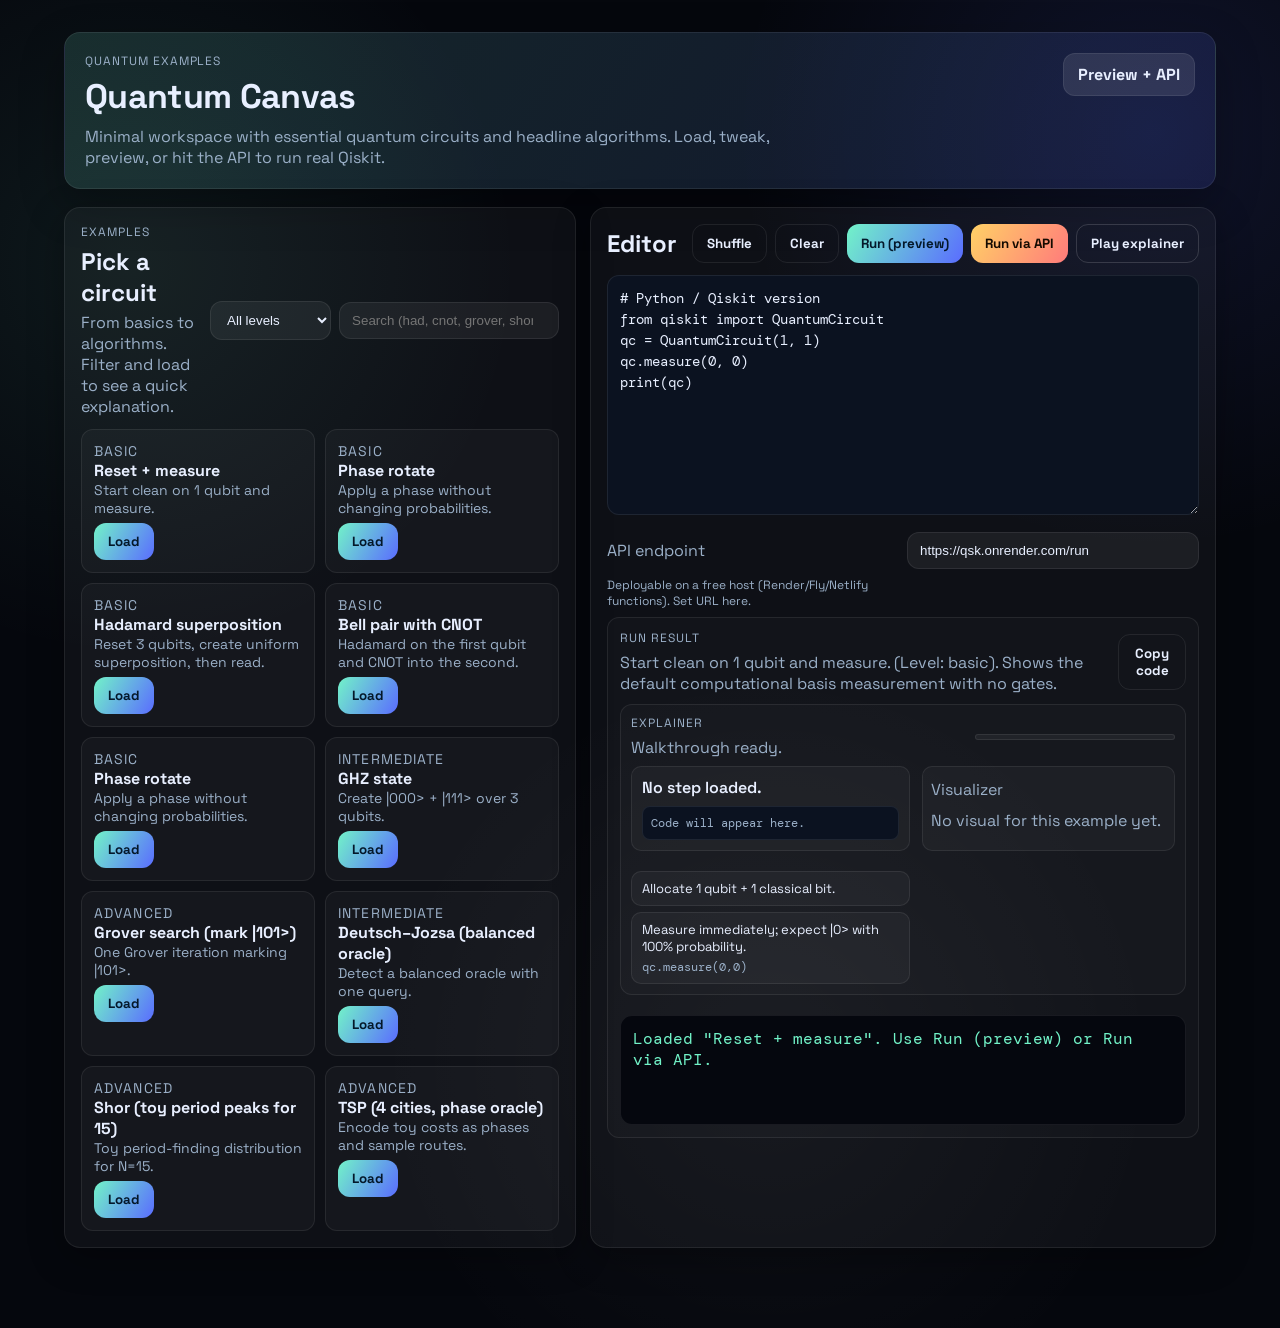
<file: index.html>
<!doctype html>
<html lang="en">
<head>
  <meta charset="UTF-8" />
  <meta name="viewport" content="width=device-width, initial-scale=1.0" />
  <title>Quantum Canvas</title>
  <link rel="preconnect" href="https://fonts.googleapis.com" />
  <link rel="preconnect" href="https://fonts.gstatic.com" crossorigin />
  <link href="https://fonts.googleapis.com/css2?family=Space+Grotesk:wght@400;500;600;700&family=DM+Mono:wght@400;500&display=swap" rel="stylesheet" />
  <link rel="stylesheet" href="styles.css" />
</head>
<body>
  <div class="page">
    <header class="top">
      <div>
        <p class="eyebrow">Quantum examples</p>
        <h1>Quantum Canvas</h1>
        <p class="lede">Minimal workspace with essential quantum circuits and headline algorithms. Load, tweak, preview, or hit the API to run real Qiskit.</p>
      </div>
      <div class="pill">Preview + API</div>
    </header>

    <main class="layout">
      <section class="library">
        <div class="lib-header">
          <div>
            <p class="eyebrow">Examples</p>
            <h2>Pick a circuit</h2>
            <p class="muted">From basics to algorithms. Filter and load to see a quick explanation.</p>
          </div>
          <div class="filters">
            <select id="levelFilter" aria-label="Filter by difficulty">
              <option value="all">All levels</option>
              <option value="basic">Basics</option>
              <option value="intermediate">Intermediate</option>
              <option value="advanced">Advanced</option>
            </select>
            <input id="search" type="search" placeholder="Search (had, cnot, grover, shor, tsp)" aria-label="Search examples" />
          </div>
        </div>
        <div id="exampleList" class="cards"></div>
      </section>

      <section class="work">
        <div class="work-header">
          <h2>Editor</h2>
          <div class="actions">
            <button id="random" class="ghost">Shuffle</button>
            <button id="clear" class="ghost">Clear</button>
            <button id="run">Run (preview)</button>
            <button id="runApi" class="accent">Run via API</button>
            <button id="explain" class="ghost">Play explainer</button>
          </div>
        </div>
        <textarea id="editor" spellcheck="false"></textarea>
        <div class="api-row">
          <label for="apiUrl">API endpoint</label>
          <input id="apiUrl" type="url" placeholder="http://localhost:8000/run" />
          <span class="hint">Deployable on a free host (Render/Fly/Netlify functions). Set URL here.</span>
        </div>
        <div class="panel output">
          <div class="output-header">
            <div>
              <p class="eyebrow">Run result</p>
              <p id="summary" class="muted">Load an example to see details.</p>
            </div>
            <button id="copy" class="ghost">Copy code</button>
          </div>
          <div class="explainer" id="explainer">
            <div class="explainer__header">
              <div>
                <p class="eyebrow">Explainer</p>
                <p class="muted" id="explainerStatus">Select a circuit to see the walkthrough.</p>
              </div>
              <div class="explainer__progress">
                <div id="explainerProgress"></div>
              </div>
            </div>
            <div class="explainer__body">
              <div class="explain-current">
                <div class="explain-text" id="explainText">No step loaded.</div>
                <pre class="explain-code" id="explainCode">Code will appear here.</pre>
              </div>
              <div class="visual" id="visual">
                <p class="muted">Visualizer</p>
                <div class="visual-grid" id="visualGrid"></div>
              </div>
              <ul class="explain-list" id="explainList"></ul>
            </div>
          </div>
          <div class="viz" id="viz"></div>
          <pre id="console" class="console">Ready.</pre>
        </div>
      </section>
    </main>
  </div>

  <script src="app.js"></script>
</body>
</html>
</file>
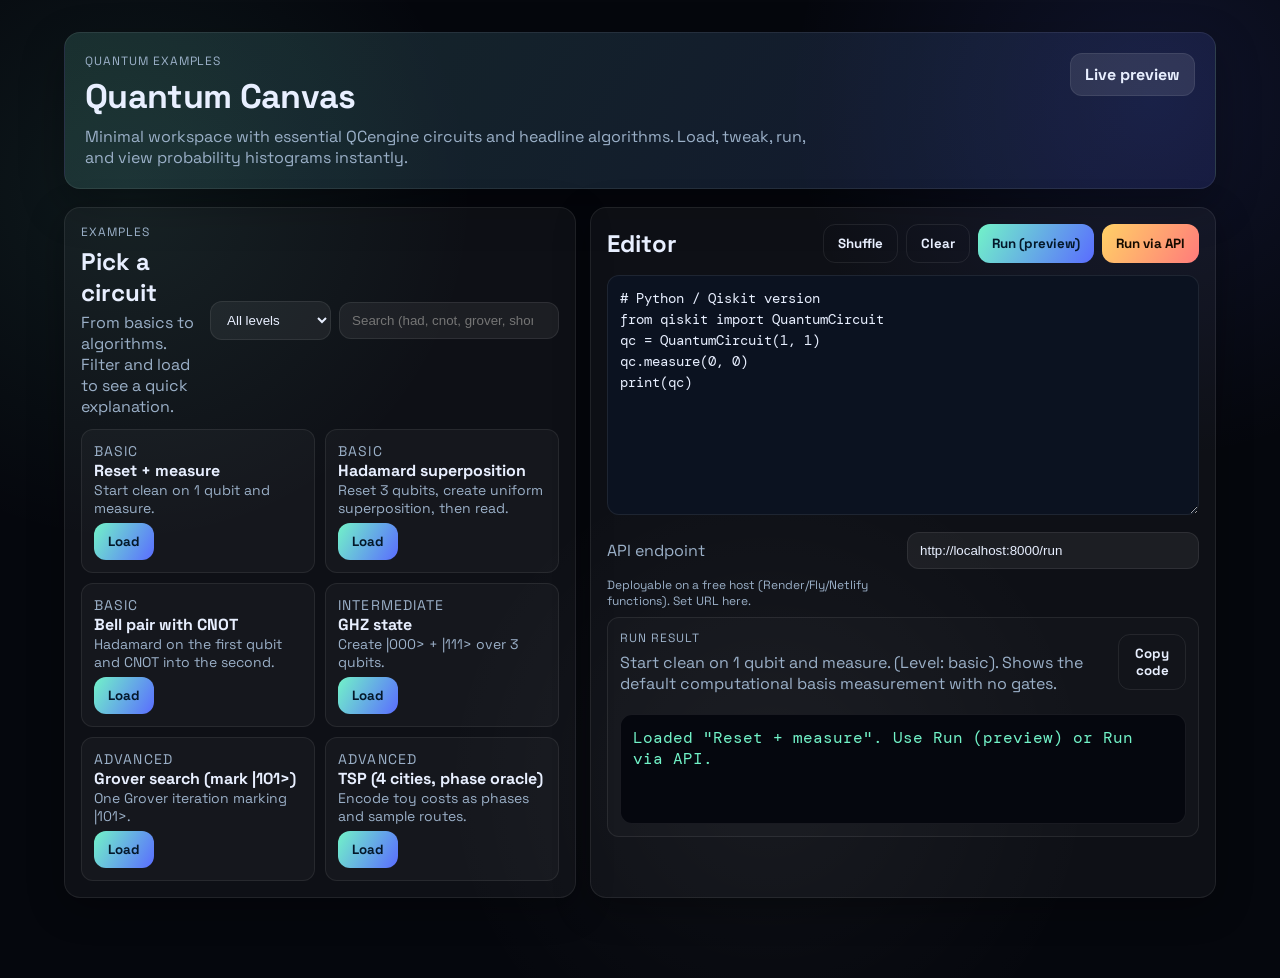
<file: quantum_web/index.html>
<!doctype html>
<html lang="en">
<head>
  <meta charset="UTF-8" />
  <meta name="viewport" content="width=device-width, initial-scale=1.0" />
  <title>Quantum Canvas</title>
  <link rel="preconnect" href="https://fonts.googleapis.com" />
  <link rel="preconnect" href="https://fonts.gstatic.com" crossorigin />
  <link href="https://fonts.googleapis.com/css2?family=Space+Grotesk:wght@400;500;600;700&family=DM+Mono:wght@400;500&display=swap" rel="stylesheet" />
  <link rel="stylesheet" href="styles.css" />
</head>
<body>
  <div class="page">
    <header class="top">
      <div>
        <p class="eyebrow">Quantum examples</p>
        <h1>Quantum Canvas</h1>
        <p class="lede">Minimal workspace with essential QCengine circuits and headline algorithms. Load, tweak, run, and view probability histograms instantly.</p>
      </div>
      <div class="pill">Live preview</div>
    </header>

    <main class="layout">
      <section class="library">
        <div class="lib-header">
          <div>
            <p class="eyebrow">Examples</p>
            <h2>Pick a circuit</h2>
            <p class="muted">From basics to algorithms. Filter and load to see a quick explanation.</p>
          </div>
          <div class="filters">
            <select id="levelFilter" aria-label="Filter by difficulty">
              <option value="all">All levels</option>
              <option value="basic">Basics</option>
              <option value="intermediate">Intermediate</option>
              <option value="advanced">Advanced</option>
            </select>
            <input id="search" type="search" placeholder="Search (had, cnot, grover, shor, tsp)" aria-label="Search examples" />
          </div>
        </div>
        <div id="exampleList" class="cards"></div>
      </section>

      <section class="work">
        <div class="work-header">
          <h2>Editor</h2>
          <div class="actions">
            <button id="random" class="ghost">Shuffle</button>
            <button id="clear" class="ghost">Clear</button>
            <button id="run">Run (preview)</button>
            <button id="runApi" class="accent">Run via API</button>
          </div>
        </div>
        <textarea id="editor" spellcheck="false"></textarea>
        <div class="api-row">
          <label for="apiUrl">API endpoint</label>
          <input id="apiUrl" type="url" placeholder="http://localhost:8000/run" />
          <span class="hint">Deployable on a free host (Render/Fly/Netlify functions). Set URL here.</span>
        </div>
        <div class="panel output">
          <div class="output-header">
            <div>
              <p class="eyebrow">Run result</p>
              <p id="summary" class="muted">Load an example to see details.</p>
            </div>
            <button id="copy" class="ghost">Copy code</button>
          </div>
          <div class="viz" id="viz"></div>
          <pre id="console" class="console">Ready.</pre>
        </div>
      </section>
    </main>
  </div>

  <script src="app.js"></script>
</body>
</html>
</file>
<file: styles.css>
:root {
  --bg: #05070d;
  --panel: rgba(255, 255, 255, 0.04);
  --border: rgba(255, 255, 255, 0.08);
  --text: #e8efff;
  --muted: #9bb0c8;
  --accent: #72f3c8;
  --accent-2: #5a6cff;
  --mono: 'DM Mono', ui-monospace, SFMono-Regular, Menlo, Consolas, monospace;
  --sans: 'Space Grotesk', 'Inter', system-ui, -apple-system, BlinkMacSystemFont, 'Segoe UI', sans-serif;
}

* { box-sizing: border-box; }
body {
  margin: 0;
  font-family: var(--sans);
  background: radial-gradient(circle at 10% 20%, rgba(124, 241, 210, 0.08), transparent 25%),
    radial-gradient(circle at 90% 10%, rgba(90, 108, 255, 0.12), transparent 25%),
    radial-gradient(circle at 60% 80%, rgba(255, 255, 255, 0.04), transparent 30%),
    var(--bg);
  color: var(--text);
  min-height: 100vh;
}

.page {
  max-width: 1200px;
  margin: 0 auto;
  padding: 32px 24px 80px;
  display: flex;
  flex-direction: column;
  gap: 18px;
}

.top {
  display: flex;
  align-items: flex-start;
  justify-content: space-between;
  background: linear-gradient(120deg, rgba(124, 241, 210, 0.14), rgba(90, 108, 255, 0.14));
  border: 1px solid var(--border);
  border-radius: 16px;
  padding: 20px;
  box-shadow: 0 16px 44px rgba(0, 0, 0, 0.3);
}

.eyebrow {
  letter-spacing: 0.08em;
  text-transform: uppercase;
  color: var(--muted);
  font-size: 12px;
  margin: 0 0 6px;
}

h1 { margin: 0; font-size: 34px; letter-spacing: -0.02em; }
.lede { margin: 8px 0 0; color: var(--muted); max-width: 720px; }

.pill {
  padding: 10px 14px;
  border-radius: 12px;
  border: 1px solid var(--border);
  background: rgba(255, 255, 255, 0.1);
  color: var(--text);
  font-weight: 700;
}

.layout {
  display: grid;
  grid-template-columns: 0.9fr 1.1fr;
  gap: 14px;
}

.library, .work {
  background: var(--panel);
  border: 1px solid var(--border);
  border-radius: 16px;
  padding: 16px;
  box-shadow: 0 10px 36px rgba(0, 0, 0, 0.32);
}

.lib-header, .work-header, .output-header {
  display: flex;
  justify-content: space-between;
  align-items: center;
  gap: 10px;
}
.filters {
  display: flex;
  gap: 8px;
  align-items: center;
}

h2 { margin: 0; }
.muted { margin: 4px 0 0; color: var(--muted); }

input[type="search"] {
  flex: 1;
  min-width: 220px;
  background: rgba(255, 255, 255, 0.06);
  border: 1px solid var(--border);
  border-radius: 12px;
  padding: 10px 12px;
  color: var(--text);
}
select {
  background: rgba(255, 255, 255, 0.06);
  border: 1px solid var(--border);
  border-radius: 12px;
  padding: 10px 12px;
  color: var(--text);
}

.cards {
  margin-top: 12px;
  display: grid;
  grid-template-columns: repeat(auto-fill, minmax(220px, 1fr));
  gap: 10px;
}

.card {
  border: 1px solid var(--border);
  border-radius: 12px;
  padding: 12px;
  background: rgba(255, 255, 255, 0.03);
  display: flex;
  flex-direction: column;
  gap: 6px;
}

.card h3 { margin: 0; font-size: 16px; }
.card p { margin: 0; color: var(--muted); font-size: 14px; }

.tags { display: flex; flex-wrap: wrap; gap: 6px; }
.tag { padding: 4px 8px; border-radius: 8px; background: rgba(255, 255, 255, 0.04); border: 1px solid var(--border); font-size: 12px; color: var(--accent); }

button {
  background: linear-gradient(120deg, var(--accent), var(--accent-2));
  color: #04182a;
  border: none;
  border-radius: 12px;
  padding: 10px 14px;
  font-weight: 700;
  cursor: pointer;
  transition: transform 0.1s ease, box-shadow 0.2s ease;
  font-family: var(--sans);
}
button:hover { transform: translateY(-1px); box-shadow: 0 10px 24px rgba(124, 241, 210, 0.25); }
button.ghost { background: transparent; color: var(--text); border: 1px solid var(--border); box-shadow: none; }
button.accent { background: linear-gradient(120deg, #ffd166, #ff7b7b); color: #140a00; }
.actions { display: flex; gap: 8px; }
.actions #explain { border-color: rgba(255,255,255,0.15); }

#editor {
  width: 100%;
  min-height: 240px;
  border: 1px solid var(--border);
  border-radius: 12px;
  margin: 12px 0;
  padding: 12px;
  background: #0b1220;
  color: var(--text);
  font-family: var(--mono);
  font-size: 14px;
  line-height: 1.5;
  resize: vertical;
}

.output {
  border-radius: 12px;
  border: 1px solid var(--border);
  background: rgba(255, 255, 255, 0.02);
  padding: 12px;
}

.viz {
  display: grid;
  grid-template-columns: repeat(auto-fit, minmax(60px, 1fr));
  gap: 10px;
  margin: 10px 0;
}

.bar {
  background: linear-gradient(180deg, rgba(124, 241, 210, 0.9), rgba(90, 108, 255, 0.9));
  border-radius: 10px 10px 6px 6px;
  position: relative;
  min-height: 60px;
  display: flex;
  align-items: flex-end;
  justify-content: center;
  overflow: hidden;
  box-shadow: inset 0 0 0 1px rgba(255,255,255,0.08);
}

.bar span {
  position: absolute;
  bottom: 6px;
  font-size: 12px;
  font-family: var(--mono);
  color: #04182a;
  font-weight: 700;
}

.bar-label {
  text-align: center;
  font-size: 12px;
  color: var(--muted);
  margin-top: 4px;
  font-family: var(--mono);
}

.console {
  margin: 0;
  background: #05070e;
  border: 1px solid var(--border);
  border-radius: 12px;
  padding: 12px;
  color: var(--accent);
  min-height: 110px;
  white-space: pre-wrap;
  font-family: var(--mono);
}
.explainer {
  border: 1px solid var(--border);
  border-radius: 12px;
  padding: 10px;
  margin: 10px 0;
  background: rgba(255,255,255,0.02);
}
.explainer__header { display: flex; justify-content: space-between; align-items: center; gap: 10px; }
.explainer__progress {
  flex: 1;
  max-width: 200px;
  height: 6px;
  background: rgba(255,255,255,0.05);
  border-radius: 999px;
  overflow: hidden;
  border: 1px solid var(--border);
}
.explainer__progress #explainerProgress {
  height: 100%;
  width: 0%;
  background: linear-gradient(120deg, var(--accent), var(--accent-2));
  transition: width 0.25s ease;
}
.explainer__body {
  display: grid;
  grid-template-columns: 1.1fr 1fr;
  gap: 12px;
  margin-top: 8px;
}
.explain-current {
  background: rgba(255,255,255,0.03);
  border: 1px solid var(--border);
  border-radius: 10px;
  padding: 10px;
  display: grid;
  gap: 8px;
}
.explain-text { font-weight: 600; }
.explain-code {
  margin: 0;
  background: #0b1220;
  border: 1px solid var(--border);
  border-radius: 8px;
  padding: 8px;
  color: var(--muted);
  font-family: var(--mono);
  font-size: 12px;
  white-space: pre-wrap;
}
.explain-list {
  list-style: none;
  padding: 0;
  margin: 8px 0 0;
  display: grid;
  gap: 6px;
}
.explain-list li {
  background: rgba(255,255,255,0.04);
  border: 1px solid var(--border);
  border-radius: 10px;
  padding: 8px 10px;
  font-size: 13px;
  color: var(--text);
  transition: background 0.2s ease, border-color 0.2s ease;
}
.explain-list li.active {
  background: rgba(124, 241, 210, 0.08);
  border-color: rgba(124, 241, 210, 0.6);
}
.explain-list li .code {
  display: block;
  font-family: var(--mono);
  color: var(--muted);
  margin-top: 4px;
  font-size: 12px;
}
.visual {
  background: rgba(255,255,255,0.03);
  border: 1px solid var(--border);
  border-radius: 10px;
  padding: 8px;
}
.visual-grid {
  margin-top: 6px;
  display: grid;
  gap: 6px;
}
.wire {
  display: grid;
  grid-template-columns: repeat(6, 1fr);
  align-items: center;
  position: relative;
  height: 36px;
  padding: 0 4px;
}
.wire::before {
  content: '';
  position: absolute;
  left: 0;
  right: 0;
  height: 2px;
  background: rgba(255,255,255,0.12);
}
.cell {
  position: relative;
  height: 100%;
}
.gate {
  position: relative;
  z-index: 2;
  display: inline-flex;
  align-items: center;
  justify-content: center;
  width: 26px;
  height: 26px;
  margin: 0 auto;
  border-radius: 6px;
  background: rgba(124,241,210,0.14);
  border: 1px solid rgba(124,241,210,0.4);
  color: var(--text);
  font-size: 12px;
  font-weight: 700;
}
.gate.cx { background: rgba(90,108,255,0.18); border-color: rgba(90,108,255,0.5); }
.gate.ctrl::after {
  content: '';
  position: absolute;
  width: 10px;
  height: 10px;
  background: #ffd166;
  border-radius: 50%;
  top: 8px;
}
.api-row {
  display: grid;
  grid-template-columns: repeat(auto-fit, minmax(240px, 1fr));
  gap: 8px;
  align-items: center;
  margin-bottom: 8px;
  color: var(--muted);
}
.api-row input {
  background: rgba(255, 255, 255, 0.06);
  border: 1px solid var(--border);
  border-radius: 12px;
  padding: 10px 12px;
  color: var(--text);
}
.api-row .hint {
  font-size: 12px;
}

@media (max-width: 900px) {
  .layout { grid-template-columns: 1fr; }
  input[type="search"] { min-width: 0; width: 100%; }
}
</file>
<file: quantum_web/styles.css>
:root {
  --bg: #05070d;
  --panel: rgba(255, 255, 255, 0.04);
  --border: rgba(255, 255, 255, 0.08);
  --text: #e8efff;
  --muted: #9bb0c8;
  --accent: #72f3c8;
  --accent-2: #5a6cff;
  --mono: 'DM Mono', ui-monospace, SFMono-Regular, Menlo, Consolas, monospace;
  --sans: 'Space Grotesk', 'Inter', system-ui, -apple-system, BlinkMacSystemFont, 'Segoe UI', sans-serif;
}

* { box-sizing: border-box; }
body {
  margin: 0;
  font-family: var(--sans);
  background: radial-gradient(circle at 10% 20%, rgba(124, 241, 210, 0.08), transparent 25%),
    radial-gradient(circle at 90% 10%, rgba(90, 108, 255, 0.12), transparent 25%),
    radial-gradient(circle at 60% 80%, rgba(255, 255, 255, 0.04), transparent 30%),
    var(--bg);
  color: var(--text);
  min-height: 100vh;
}

.page {
  max-width: 1200px;
  margin: 0 auto;
  padding: 32px 24px 80px;
  display: flex;
  flex-direction: column;
  gap: 18px;
}

.top {
  display: flex;
  align-items: flex-start;
  justify-content: space-between;
  background: linear-gradient(120deg, rgba(124, 241, 210, 0.14), rgba(90, 108, 255, 0.14));
  border: 1px solid var(--border);
  border-radius: 16px;
  padding: 20px;
  box-shadow: 0 16px 44px rgba(0, 0, 0, 0.3);
}

.eyebrow {
  letter-spacing: 0.08em;
  text-transform: uppercase;
  color: var(--muted);
  font-size: 12px;
  margin: 0 0 6px;
}

h1 { margin: 0; font-size: 34px; letter-spacing: -0.02em; }
.lede { margin: 8px 0 0; color: var(--muted); max-width: 720px; }

.pill {
  padding: 10px 14px;
  border-radius: 12px;
  border: 1px solid var(--border);
  background: rgba(255, 255, 255, 0.1);
  color: var(--text);
  font-weight: 700;
}

.layout {
  display: grid;
  grid-template-columns: 0.9fr 1.1fr;
  gap: 14px;
}

.library, .work {
  background: var(--panel);
  border: 1px solid var(--border);
  border-radius: 16px;
  padding: 16px;
  box-shadow: 0 10px 36px rgba(0, 0, 0, 0.32);
}

.lib-header, .work-header, .output-header {
  display: flex;
  justify-content: space-between;
  align-items: center;
  gap: 10px;
}
.filters {
  display: flex;
  gap: 8px;
  align-items: center;
}

h2 { margin: 0; }
.muted { margin: 4px 0 0; color: var(--muted); }

input[type="search"] {
  flex: 1;
  min-width: 220px;
  background: rgba(255, 255, 255, 0.06);
  border: 1px solid var(--border);
  border-radius: 12px;
  padding: 10px 12px;
  color: var(--text);
}
select {
  background: rgba(255, 255, 255, 0.06);
  border: 1px solid var(--border);
  border-radius: 12px;
  padding: 10px 12px;
  color: var(--text);
}

.cards {
  margin-top: 12px;
  display: grid;
  grid-template-columns: repeat(auto-fill, minmax(220px, 1fr));
  gap: 10px;
}

.card {
  border: 1px solid var(--border);
  border-radius: 12px;
  padding: 12px;
  background: rgba(255, 255, 255, 0.03);
  display: flex;
  flex-direction: column;
  gap: 6px;
}

.card h3 { margin: 0; font-size: 16px; }
.card p { margin: 0; color: var(--muted); font-size: 14px; }

.tags { display: flex; flex-wrap: wrap; gap: 6px; }
.tag { padding: 4px 8px; border-radius: 8px; background: rgba(255, 255, 255, 0.04); border: 1px solid var(--border); font-size: 12px; color: var(--accent); }

button {
  background: linear-gradient(120deg, var(--accent), var(--accent-2));
  color: #04182a;
  border: none;
  border-radius: 12px;
  padding: 10px 14px;
  font-weight: 700;
  cursor: pointer;
  transition: transform 0.1s ease, box-shadow 0.2s ease;
  font-family: var(--sans);
}
button:hover { transform: translateY(-1px); box-shadow: 0 10px 24px rgba(124, 241, 210, 0.25); }
button.ghost { background: transparent; color: var(--text); border: 1px solid var(--border); box-shadow: none; }
button.accent { background: linear-gradient(120deg, #ffd166, #ff7b7b); color: #140a00; }
.actions { display: flex; gap: 8px; }

#editor {
  width: 100%;
  min-height: 240px;
  border: 1px solid var(--border);
  border-radius: 12px;
  margin: 12px 0;
  padding: 12px;
  background: #0b1220;
  color: var(--text);
  font-family: var(--mono);
  font-size: 14px;
  line-height: 1.5;
  resize: vertical;
}

.output {
  border-radius: 12px;
  border: 1px solid var(--border);
  background: rgba(255, 255, 255, 0.02);
  padding: 12px;
}

.viz {
  display: grid;
  grid-template-columns: repeat(auto-fit, minmax(60px, 1fr));
  gap: 10px;
  margin: 10px 0;
}

.bar {
  background: linear-gradient(180deg, rgba(124, 241, 210, 0.9), rgba(90, 108, 255, 0.9));
  border-radius: 10px 10px 6px 6px;
  position: relative;
  min-height: 60px;
  display: flex;
  align-items: flex-end;
  justify-content: center;
  overflow: hidden;
  box-shadow: inset 0 0 0 1px rgba(255,255,255,0.08);
}

.bar span {
  position: absolute;
  bottom: 6px;
  font-size: 12px;
  font-family: var(--mono);
  color: #04182a;
  font-weight: 700;
}

.bar-label {
  text-align: center;
  font-size: 12px;
  color: var(--muted);
  margin-top: 4px;
  font-family: var(--mono);
}

.console {
  margin: 0;
  background: #05070e;
  border: 1px solid var(--border);
  border-radius: 12px;
  padding: 12px;
  color: var(--accent);
  min-height: 110px;
  white-space: pre-wrap;
  font-family: var(--mono);
}
.api-row {
  display: grid;
  grid-template-columns: repeat(auto-fit, minmax(240px, 1fr));
  gap: 8px;
  align-items: center;
  margin-bottom: 8px;
  color: var(--muted);
}
.api-row input {
  background: rgba(255, 255, 255, 0.06);
  border: 1px solid var(--border);
  border-radius: 12px;
  padding: 10px 12px;
  color: var(--text);
}
.api-row .hint {
  font-size: 12px;
}

@media (max-width: 900px) {
  .layout { grid-template-columns: 1fr; }
  input[type="search"] { min-width: 0; width: 100%; }
}
</file>
